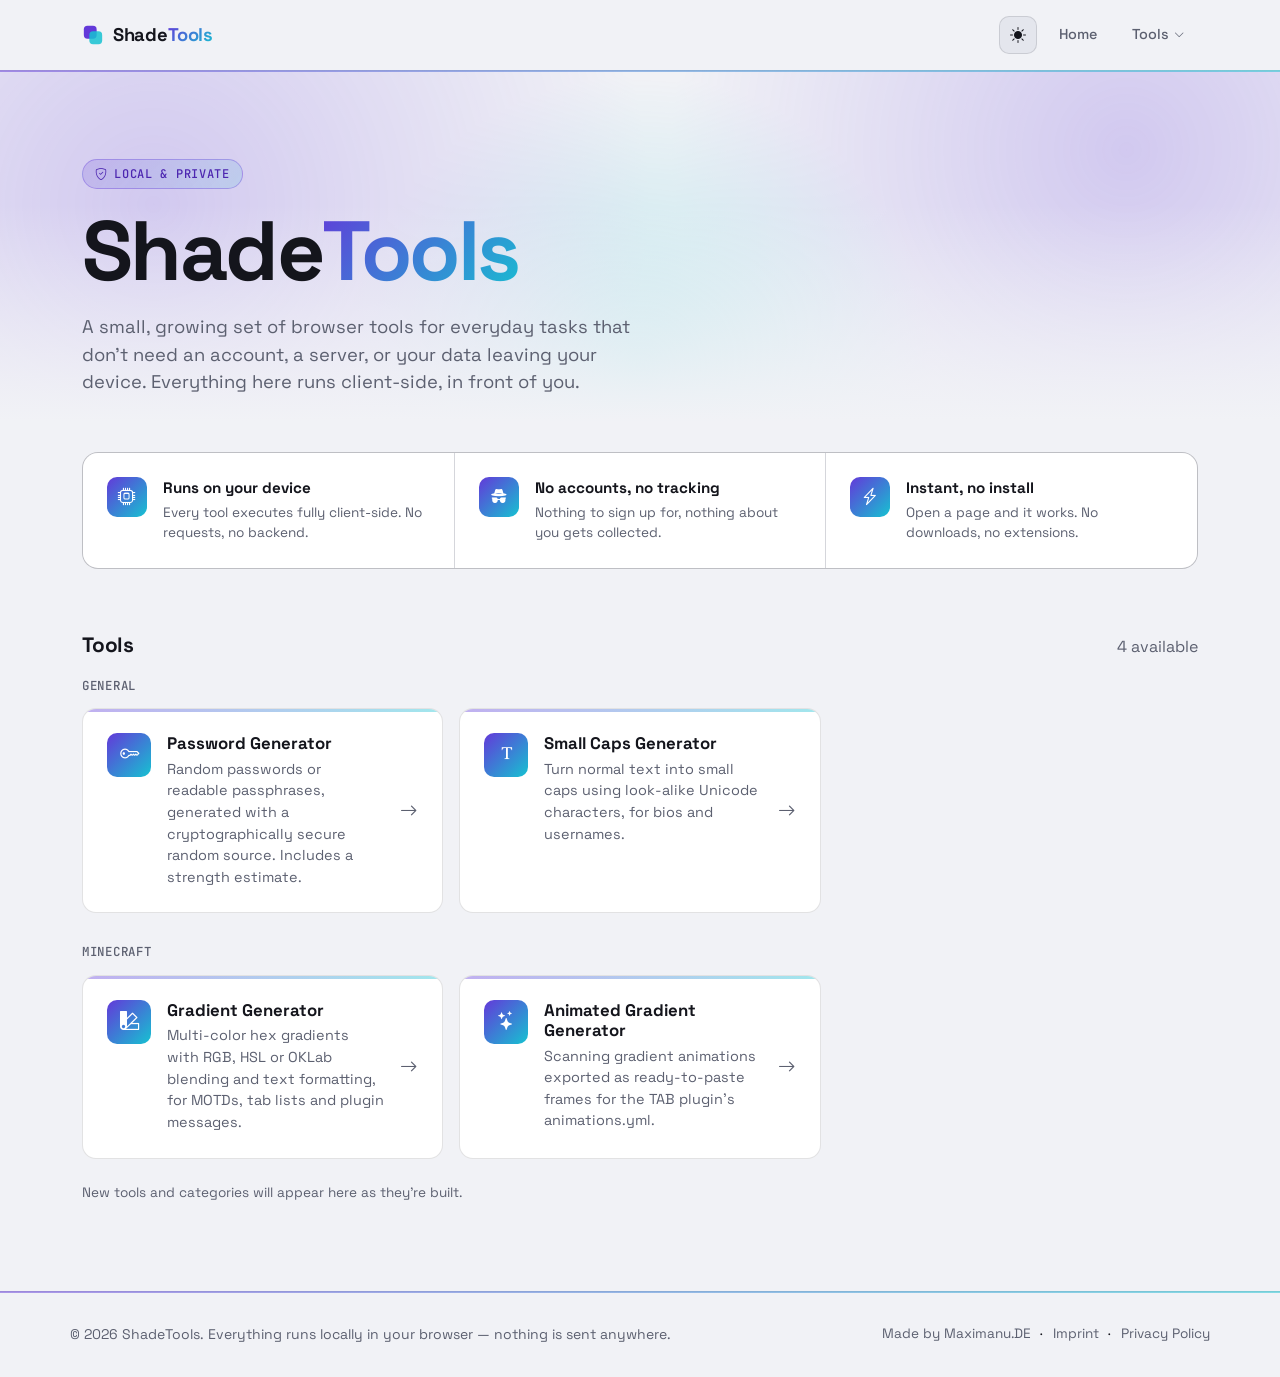
<file: index.html>
<!DOCTYPE html>
<html lang="en">
<head>
    <meta charset="UTF-8">
    <meta name="viewport" content="width=device-width, initial-scale=1.0">
    <meta name="description" content="ShadeTools — small, focused browser tools that run entirely on your device. No accounts, no tracking, no servers.">
    <link rel="canonical" href="https://shadetools.maximanu.de/">
    <meta property="og:type" content="website">
    <meta property="og:site_name" content="ShadeTools">
    <meta property="og:title" content="ShadeTools — Local Browser Tools">
    <meta property="og:description" content="Small, focused browser tools that run entirely on your device. No accounts, no tracking, no servers.">
    <meta property="og:url" content="https://shadetools.maximanu.de/">
    <meta name="twitter:card" content="summary">
    <meta name="twitter:title" content="ShadeTools — Local Browser Tools">
    <meta name="twitter:description" content="Small, focused browser tools that run entirely on your device.">
    <meta name="theme-color" content="#f1f2f6" media="(prefers-color-scheme: light)">
    <meta name="theme-color" content="#0a0b10" media="(prefers-color-scheme: dark)">
    <title>ShadeTools — Local Browser Tools</title>
    <link rel="icon" type="image/svg+xml" href="/favicon.svg">
    <link rel="mask-icon" href="/favicon.svg" color="#6339d9">

    <link rel="preconnect" href="https://fonts.googleapis.com">
    <link rel="preconnect" href="https://fonts.gstatic.com" crossorigin>
    <link rel="preconnect" href="https://cdn.jsdelivr.net" crossorigin>
    <link href="https://fonts.googleapis.com/css2?family=JetBrains+Mono:wght@400;500;700&family=Space+Grotesk:wght@400;500;600;700&display=swap" rel="stylesheet">

    <link
        rel="stylesheet"
        href="https://cdn.jsdelivr.net/npm/bootstrap@5.3.8/dist/css/bootstrap.min.css"
    >
    <link
        rel="stylesheet"
        href="https://cdn.jsdelivr.net/npm/bootstrap-icons@1.13.1/font/bootstrap-icons.min.css"
    >
    <link rel="stylesheet" href="css/style.css">
</head>
<body>
    <div id="header"></div>
    <main>
        <section class="st-hero">
            <div class="container">
                <p class="st-eyebrow"><i class="bi bi-shield-check"></i> Local &amp; private</p>
                <h1 class="st-hero-title" id="hero-title" aria-label="ShadeTools">
                    <span class="st-hero-word" data-final="Shade">Shade</span><span class="st-hero-word st-hero-word-accent" data-final="Tools">Tools</span>
                </h1>
                <p class="st-hero-subtitle">
                    A small, growing set of browser tools for everyday tasks that don't need an account,
                    a server, or your data leaving your device. Everything here runs client-side, in front of you.
                </p>
            </div>
        </section>

        <section class="st-principles">
            <div class="container">
                <div class="st-principles-grid">
                    <div class="st-principle">
                        <div class="st-principle-icon"><i class="bi bi-cpu"></i></div>
                        <div>
                            <p class="st-principle-title">Runs on your device</p>
                            <p class="st-principle-desc">Every tool executes fully client-side. No requests, no backend.</p>
                        </div>
                    </div>
                    <div class="st-principle">
                        <div class="st-principle-icon"><i class="bi bi-incognito"></i></div>
                        <div>
                            <p class="st-principle-title">No accounts, no tracking</p>
                            <p class="st-principle-desc">Nothing to sign up for, nothing about you gets collected.</p>
                        </div>
                    </div>
                    <div class="st-principle">
                        <div class="st-principle-icon"><i class="bi bi-lightning-charge"></i></div>
                        <div>
                            <p class="st-principle-title">Instant, no install</p>
                            <p class="st-principle-desc">Open a page and it works. No downloads, no extensions.</p>
                        </div>
                    </div>
                </div>
            </div>
        </section>

        <section class="st-tools-section" id="tools">
            <div class="container">
                <div class="st-tools-header">
                    <h2 class="st-tools-title">Tools</h2>
                    <span class="st-muted">4 available</span>
                </div>

                <div class="st-tools-category">
                    <h3 class="st-tools-category-title">General</h3>
                    <div class="st-tools-grid">
                        <a class="st-tool-card" href="password-generator/">
                            <div class="st-tool-icon"><i class="bi bi-key"></i></div>
                            <div class="st-tool-body">
                                <h4 class="st-tool-name">Password Generator</h4>
                                <p class="st-tool-desc">Random passwords or readable passphrases, generated with a cryptographically secure random source. Includes a strength estimate.</p>
                            </div>
                            <div class="st-tool-arrow"><i class="bi bi-arrow-right"></i></div>
                        </a>

                        <a class="st-tool-card" href="small-caps-generator/">
                            <div class="st-tool-icon"><i class="bi bi-fonts"></i></div>
                            <div class="st-tool-body">
                                <h4 class="st-tool-name">Small Caps Generator</h4>
                                <p class="st-tool-desc">Turn normal text into small caps using look-alike Unicode characters, for bios and usernames.</p>
                            </div>
                            <div class="st-tool-arrow"><i class="bi bi-arrow-right"></i></div>
                        </a>
                    </div>
                </div>

                <div class="st-tools-category">
                    <h3 class="st-tools-category-title">Minecraft</h3>
                    <div class="st-tools-grid">
                        <a class="st-tool-card" href="minecraft-gradient-generator/">
                            <div class="st-tool-icon"><i class="bi bi-palette2"></i></div>
                            <div class="st-tool-body">
                                <h4 class="st-tool-name">Gradient Generator</h4>
                                <p class="st-tool-desc">Multi-color hex gradients with RGB, HSL or OKLab blending and text formatting, for MOTDs, tab lists and plugin messages.</p>
                            </div>
                            <div class="st-tool-arrow"><i class="bi bi-arrow-right"></i></div>
                        </a>

                        <a class="st-tool-card" href="minecraft-animated-gradient-generator/">
                            <div class="st-tool-icon"><i class="bi bi-stars"></i></div>
                            <div class="st-tool-body">
                                <h4 class="st-tool-name">Animated Gradient Generator</h4>
                                <p class="st-tool-desc">Scanning gradient animations exported as ready-to-paste frames for the TAB plugin's animations.yml.</p>
                            </div>
                            <div class="st-tool-arrow"><i class="bi bi-arrow-right"></i></div>
                        </a>
                    </div>
                </div>

                <p class="st-tools-footnote st-muted">New tools and categories will appear here as they're built.</p>
            </div>
        </section>
    </main>
    <div id="footer"></div>
    <script src="https://cdn.jsdelivr.net/npm/bootstrap@5.3.8/dist/js/bootstrap.bundle.min.js"></script>
    <script src="js/main.js"></script>
</body>
</html>
</file>
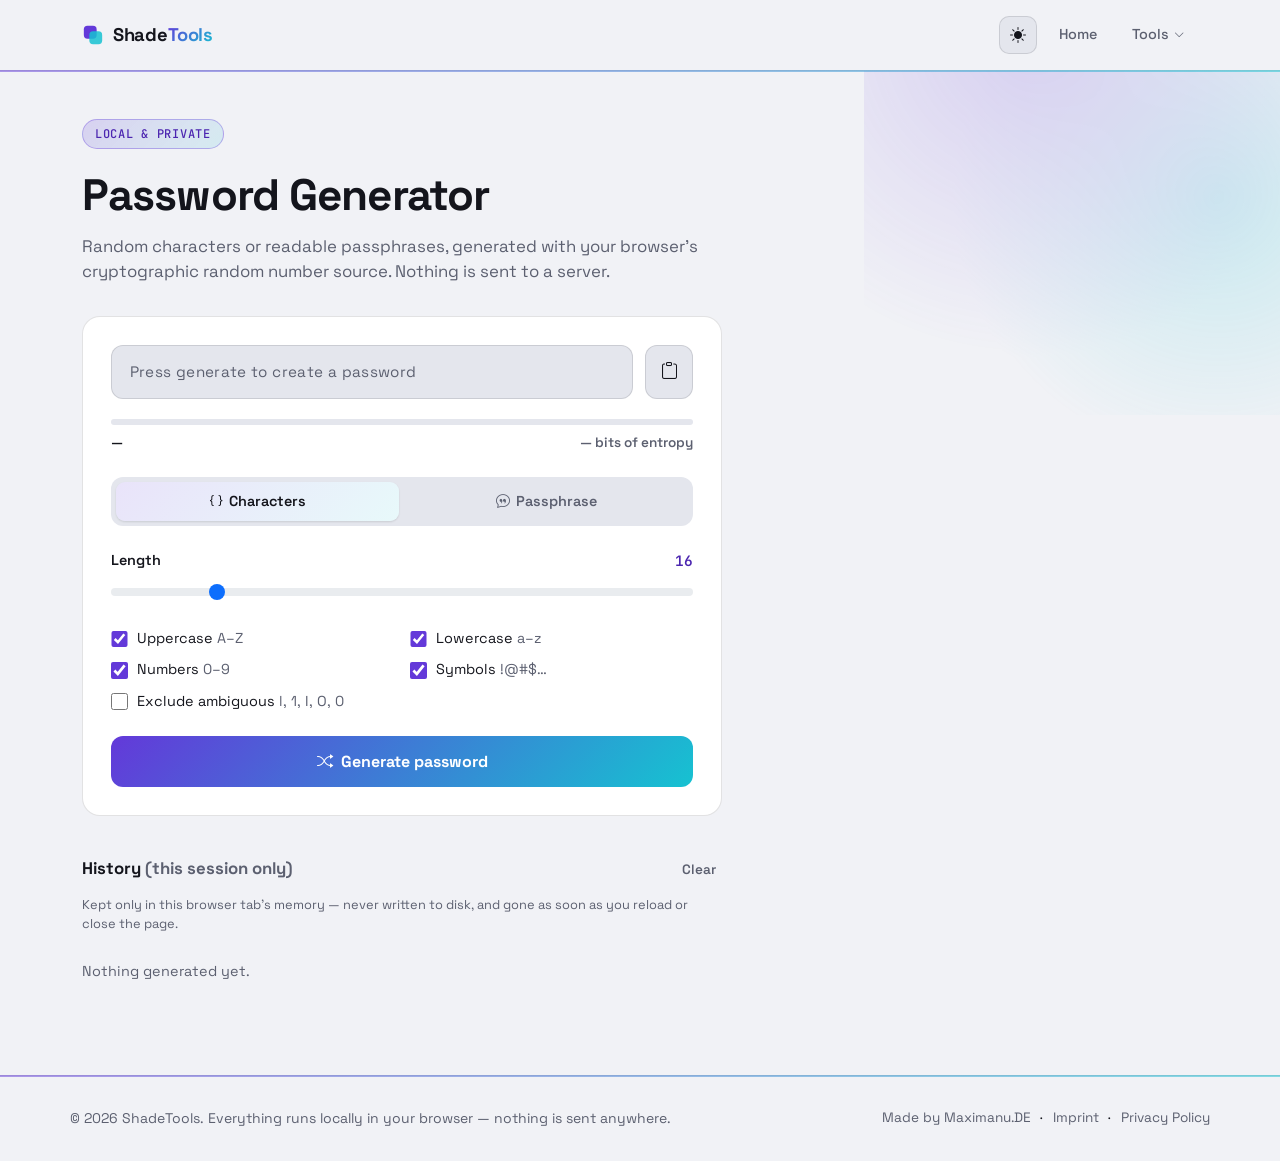
<file: password-generator/index.html>
<!DOCTYPE html>
<html lang="en">
<head>
    <meta charset="UTF-8">
    <meta name="viewport" content="width=device-width, initial-scale=1.0">
    <meta name="description" content="Generate strong, random passwords and passphrases entirely in your browser. No data leaves your device.">
    <link rel="canonical" href="https://shadetools.maximanu.de/password-generator/">
    <meta property="og:type" content="website">
    <meta property="og:site_name" content="ShadeTools">
    <meta property="og:title" content="Password Generator — ShadeTools">
    <meta property="og:description" content="Generate strong, random passwords and passphrases entirely in your browser. No data leaves your device.">
    <meta property="og:url" content="https://shadetools.maximanu.de/password-generator/">
    <meta name="twitter:card" content="summary">
    <meta name="twitter:title" content="Password Generator — ShadeTools">
    <meta name="twitter:description" content="Generate strong, random passwords and passphrases entirely in your browser.">
    <meta name="theme-color" content="#f1f2f6" media="(prefers-color-scheme: light)">
    <meta name="theme-color" content="#0a0b10" media="(prefers-color-scheme: dark)">
    <title>Password Generator — ShadeTools</title>
    <link rel="icon" type="image/svg+xml" href="/favicon.svg">
    <link rel="mask-icon" href="/favicon.svg" color="#6339d9">

    <link rel="preconnect" href="https://fonts.googleapis.com">
    <link rel="preconnect" href="https://fonts.gstatic.com" crossorigin>
    <link rel="preconnect" href="https://cdn.jsdelivr.net" crossorigin>
    <link href="https://fonts.googleapis.com/css2?family=JetBrains+Mono:wght@400;500;700&family=Space+Grotesk:wght@400;500;600;700&display=swap" rel="stylesheet">

    <link
        rel="stylesheet"
        href="https://cdn.jsdelivr.net/npm/bootstrap@5.3.8/dist/css/bootstrap.min.css"
    >
    <link
        rel="stylesheet"
        href="https://cdn.jsdelivr.net/npm/bootstrap-icons@1.13.1/font/bootstrap-icons.min.css"
    >
    <link rel="stylesheet" href="/css/style.css">
    <link rel="stylesheet" href="css/tool.css">
</head>
<body>
    <div id="header"></div>
    <main>
        <section class="st-tool-section">
            <div class="container">
                <div class="st-tool-intro">
                    <p class="st-eyebrow">Local &amp; private</p>
                    <h1 class="st-title">Password Generator</h1>
                    <p class="st-subtitle">Random characters or readable passphrases, generated with your browser's cryptographic random number source. Nothing is sent to a server.</p>
                </div>

                <div class="st-panel">
                    <!-- Output -->
                    <div class="st-output-row">
                        <div class="st-output" id="output" role="textbox" aria-readonly="true" aria-label="Generated password">
                            <span class="st-output-placeholder" id="output-placeholder">Press generate to create a password</span>
                            <span class="st-output-chars" id="output-chars" aria-hidden="true"></span>
                        </div>
                        <div class="st-output-actions">
                            <button type="button" class="btn st-btn-icon" id="copy-btn" title="Copy to clipboard" aria-label="Copy to clipboard">
                                <i class="bi bi-clipboard"></i>
                            </button>
                        </div>
                    </div>

                    <!-- Strength -->
                    <div class="st-strength" id="strength-block">
                        <div class="st-strength-bar">
                            <div class="st-strength-fill" id="strength-fill"></div>
                        </div>
                        <div class="st-strength-label">
                            <span id="strength-label">—</span>
                            <span class="st-muted" id="entropy-label">— bits of entropy</span>
                        </div>
                    </div>

                    <!-- Mode switch -->
                    <div class="st-mode-switch" role="tablist" aria-label="Generator mode">
                        <button type="button" class="st-mode-btn active" data-mode="characters" role="tab" aria-selected="true">
                            <i class="bi bi-braces"></i> Characters
                        </button>
                        <button type="button" class="st-mode-btn" data-mode="passphrase" role="tab" aria-selected="false">
                            <i class="bi bi-chat-quote"></i> Passphrase
                        </button>
                    </div>

                    <!-- Characters settings -->
                    <div class="st-settings" id="settings-characters">
                        <div class="st-field">
                            <div class="st-field-label">
                                <label for="length-range">Length</label>
                                <span class="st-field-value" id="length-value">16</span>
                            </div>
                            <input type="range" class="form-range st-range" id="length-range" min="6" max="64" value="16">
                        </div>

                        <div class="st-toggle-grid">
                            <label class="st-toggle">
                                <input type="checkbox" id="opt-upper" checked>
                                <span>Uppercase <span class="st-muted">A–Z</span></span>
                            </label>
                            <label class="st-toggle">
                                <input type="checkbox" id="opt-lower" checked>
                                <span>Lowercase <span class="st-muted">a–z</span></span>
                            </label>
                            <label class="st-toggle">
                                <input type="checkbox" id="opt-numbers" checked>
                                <span>Numbers <span class="st-muted">0–9</span></span>
                            </label>
                            <label class="st-toggle">
                                <input type="checkbox" id="opt-symbols" checked>
                                <span>Symbols <span class="st-muted">!@#$…</span></span>
                            </label>
                            <label class="st-toggle">
                                <input type="checkbox" id="opt-ambiguous">
                                <span>Exclude ambiguous <span class="st-muted">l, 1, I, O, 0</span></span>
                            </label>
                        </div>
                    </div>

                    <!-- Passphrase settings -->
                    <div class="st-settings d-none" id="settings-passphrase">
                        <div class="st-field">
                            <div class="st-field-label">
                                <label for="words-range">Number of words</label>
                                <span class="st-field-value" id="words-value">5</span>
                            </div>
                            <input type="range" class="form-range st-range" id="words-range" min="3" max="10" value="5">
                        </div>

                        <div class="st-toggle-grid">
                            <div class="st-field st-field-inline">
                                <label for="separator-select" class="st-field-label-inline">Separator</label>
                                <select class="form-select st-select" id="separator-select">
                                    <option value="-" selected>hyphen  ( - )</option>
                                    <option value="_">underscore  ( _ )</option>
                                    <option value=".">period  ( . )</option>
                                    <option value=" ">space</option>
                                </select>
                            </div>
                            <label class="st-toggle">
                                <input type="checkbox" id="opt-capitalize" checked>
                                <span>Capitalize each word</span>
                            </label>
                            <label class="st-toggle">
                                <input type="checkbox" id="opt-append-number">
                                <span>Append a random number</span>
                            </label>
                        </div>
                        <p class="st-note">Words are drawn from a fixed list of 256 common English words. Capitalization and separator are fixed choices, not randomized, so they aren't counted toward the entropy estimate below.</p>
                    </div>

                    <button type="button" class="btn st-btn-generate" id="generate-btn">
                        <i class="bi bi-shuffle"></i> Generate password
                    </button>
                </div>

                <!-- History -->
                <div class="st-history">
                    <div class="st-history-header">
                        <h2 class="st-history-title">History <span class="st-muted">(this session only)</span></h2>
                        <button type="button" class="btn st-btn-text" id="clear-history-btn">Clear</button>
                    </div>
                    <p class="st-note">Kept only in this browser tab's memory — never written to disk, and gone as soon as you reload or close the page.</p>
                    <ul class="st-history-list" id="history-list">
                        <li class="st-history-empty" id="history-empty">Nothing generated yet.</li>
                    </ul>
                </div>
            </div>
        </section>
    </main>
    <div id="footer"></div>
    <script src="https://cdn.jsdelivr.net/npm/bootstrap@5.3.8/dist/js/bootstrap.bundle.min.js"></script>
    <script src="/js/main.js"></script>
    <script src="js/generator.js"></script>
</body>
</html>
</file>
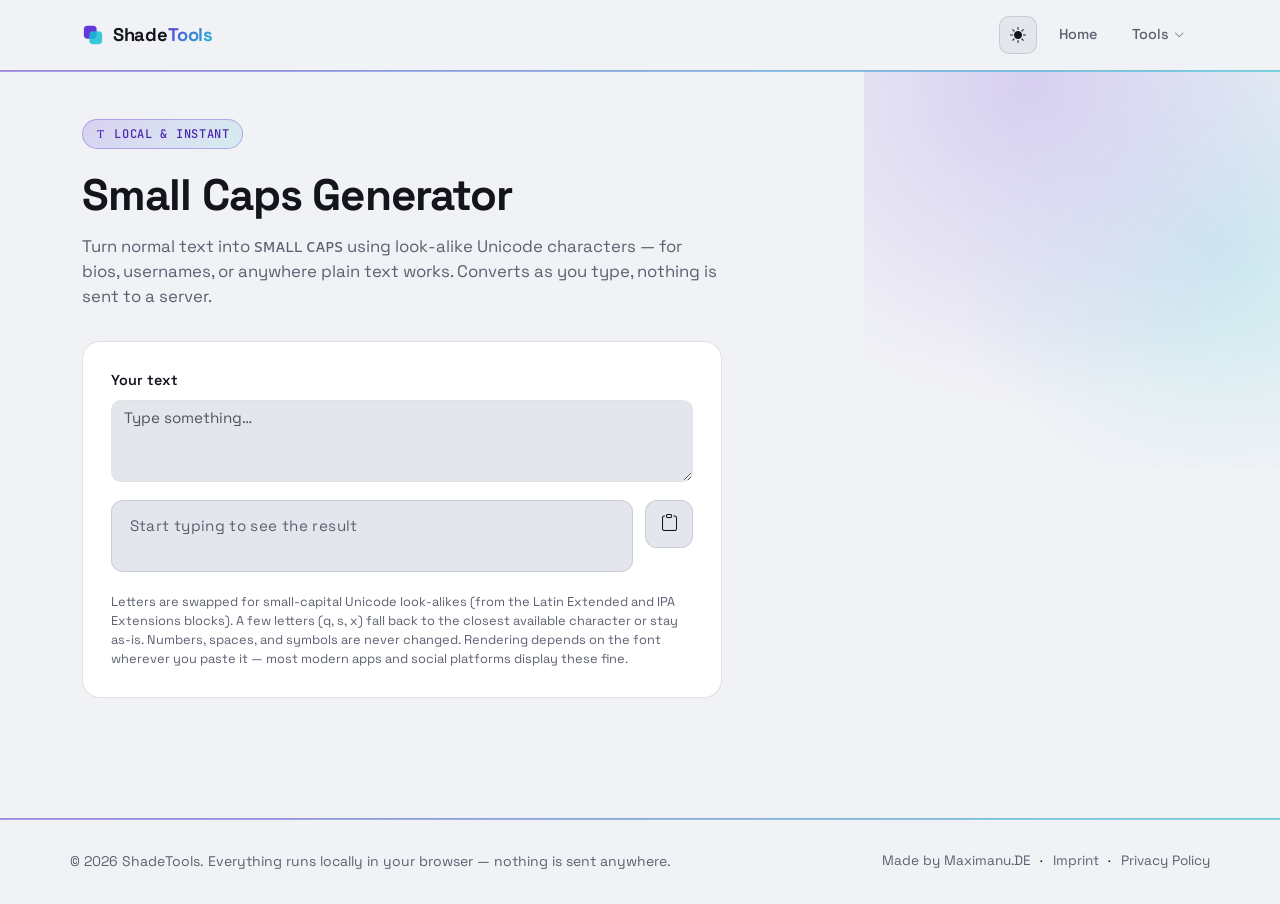
<file: small-caps-generator/index.html>
<!DOCTYPE html>
<html lang="en">
<head>
    <meta charset="UTF-8">
    <meta name="viewport" content="width=device-width, initial-scale=1.0">
    <meta name="description" content="Turn normal text into small caps using Unicode look-alike characters. Runs entirely in your browser, nothing is sent to a server.">
    <link rel="canonical" href="https://shadetools.maximanu.de/small-caps-generator/">
    <meta property="og:type" content="website">
    <meta property="og:site_name" content="ShadeTools">
    <meta property="og:title" content="Small Caps Generator — ShadeTools">
    <meta property="og:description" content="Turn normal text into small caps using Unicode look-alike characters. Runs entirely in your browser.">
    <meta property="og:url" content="https://shadetools.maximanu.de/small-caps-generator/">
    <meta name="twitter:card" content="summary">
    <meta name="twitter:title" content="Small Caps Generator — ShadeTools">
    <meta name="twitter:description" content="Turn normal text into small caps using Unicode look-alike characters.">
    <meta name="theme-color" content="#f1f2f6" media="(prefers-color-scheme: light)">
    <meta name="theme-color" content="#0a0b10" media="(prefers-color-scheme: dark)">
    <title>Small Caps Generator — ShadeTools</title>
    <link rel="icon" type="image/svg+xml" href="/favicon.svg">
    <link rel="mask-icon" href="/favicon.svg" color="#6339d9">

    <link rel="preconnect" href="https://fonts.googleapis.com">
    <link rel="preconnect" href="https://fonts.gstatic.com" crossorigin>
    <link rel="preconnect" href="https://cdn.jsdelivr.net" crossorigin>
    <link href="https://fonts.googleapis.com/css2?family=JetBrains+Mono:wght@400;500;700&family=Space+Grotesk:wght@400;500;600;700&display=swap" rel="stylesheet">

    <link
        rel="stylesheet"
        href="https://cdn.jsdelivr.net/npm/bootstrap@5.3.8/dist/css/bootstrap.min.css"
    >
    <link
        rel="stylesheet"
        href="https://cdn.jsdelivr.net/npm/bootstrap-icons@1.13.1/font/bootstrap-icons.min.css"
    >
    <link rel="stylesheet" href="/css/style.css">
    <link rel="stylesheet" href="css/tool.css">
</head>
<body>
    <div id="header"></div>
    <main>
        <section class="st-tool-section">
            <div class="container">
                <div class="st-tool-intro">
                    <p class="st-eyebrow"><i class="bi bi-fonts"></i> Local &amp; instant</p>
                    <h1 class="st-title">Small Caps Generator</h1>
                    <p class="st-subtitle">Turn normal text into ꜱᴍᴀʟʟ ᴄᴀᴘꜱ using look-alike Unicode characters — for bios, usernames, or anywhere plain text works. Converts as you type, nothing is sent to a server.</p>
                </div>

                <div class="st-panel">
                    <div class="st-field">
                        <div class="st-field-label">
                            <label for="input-text">Your text</label>
                        </div>
                        <textarea class="form-control st-input" id="input-text" rows="3" placeholder="Type something…" maxlength="500"></textarea>
                    </div>

                    <div class="st-output-row">
                        <div class="st-output st-output-multiline" id="output" role="textbox" aria-readonly="true" aria-label="Small caps result">
                            <span class="st-output-placeholder" id="output-placeholder">Start typing to see the result</span>
                            <span class="st-output-chars" id="output-chars" aria-hidden="true"></span>
                        </div>
                        <div class="st-output-actions">
                            <button type="button" class="btn st-btn-icon" id="copy-btn" title="Copy to clipboard" aria-label="Copy to clipboard">
                                <i class="bi bi-clipboard"></i>
                            </button>
                        </div>
                    </div>

                    <p class="st-note">Letters are swapped for small-capital Unicode look-alikes (from the Latin Extended and IPA Extensions blocks). A few letters (q, s, x) fall back to the closest available character or stay as-is. Numbers, spaces, and symbols are never changed. Rendering depends on the font wherever you paste it — most modern apps and social platforms display these fine.</p>
                </div>
            </div>
        </section>
    </main>
    <div id="footer"></div>
    <script src="https://cdn.jsdelivr.net/npm/bootstrap@5.3.8/dist/js/bootstrap.bundle.min.js"></script>
    <script src="/js/main.js"></script>
    <script src="js/generator.js"></script>
</body>
</html>
</file>
<file: css/style.css>
:root {
    --st-bg: #f1f2f6;
    --st-surface: #ffffff;
    --st-surface-2: #e4e6ed;
    --st-text: #14151c;
    --st-muted: #5c6070;
    --st-border: rgba(20, 21, 28, 0.12);
    --st-accent: #6339d9;
    --st-accent-strong: #4c26b0;
    --st-accent-ink: #ffffff;
    --st-accent-2: #16c2d1;
    --st-success: #2f8f5b;
    --st-danger: #d1373f;

    --st-font-display: "Space Grotesk", system-ui, sans-serif;
    --st-font-mono: "JetBrains Mono", ui-monospace, "SFMono-Regular", Menlo, Consolas, monospace;
}

[data-bs-theme="dark"] {
    --st-bg: #0a0b10;
    --st-surface: #14151d;
    --st-surface-2: #1c1e29;
    --st-text: #eceef5;
    --st-muted: #9498ab;
    --st-border: rgba(236, 238, 245, 0.14);
    --st-accent: #9d7bff;
    --st-accent-strong: #b79dff;
    --st-accent-ink: #150a33;
    --st-accent-2: #4ce0ef;
    --st-success: #52c98a;
    --st-danger: #ff6b6b;
}

/* Monocraft — an open-source (SIL OFL) monospace font inspired by the
   Minecraft UI typeface, used for the gradient previews on the Minecraft
   tool pages so they read like they would in-game. Not the real Mojang
   font (that's proprietary and not redistributable); this is a faithful
   fan-made look-alike. https://github.com/IdreesInc/Monocraft */
@font-face {
    font-family: "Monocraft";
    src: url("https://cdn.jsdelivr.net/gh/IdreesInc/Monocraft@v4.2.1/dist/Monocraft-ttf/Monocraft.ttf") format("truetype");
    font-weight: 400;
    font-style: normal;
    font-display: swap;
}
@font-face {
    font-family: "Monocraft";
    src: url("https://cdn.jsdelivr.net/gh/IdreesInc/Monocraft@v4.2.1/dist/Monocraft-ttf/weights/Monocraft-Bold.ttf") format("truetype");
    font-weight: 700;
    font-style: normal;
    font-display: swap;
}
@font-face {
    font-family: "Monocraft";
    src: url("https://cdn.jsdelivr.net/gh/IdreesInc/Monocraft@v4.2.1/dist/Monocraft-ttf/weights/Monocraft-Italic.ttf") format("truetype");
    font-weight: 400;
    font-style: italic;
    font-display: swap;
}
@font-face {
    font-family: "Monocraft";
    src: url("https://cdn.jsdelivr.net/gh/IdreesInc/Monocraft@v4.2.1/dist/Monocraft-ttf/weights/Monocraft-Bold-Italic.ttf") format("truetype");
    font-weight: 700;
    font-style: italic;
    font-display: swap;
}

* { -webkit-tap-highlight-color: transparent; }

html, body {
    background: var(--st-bg);
    color: var(--st-text);
    font-family: var(--st-font-display);
}

body {
    min-height: 100vh;
    display: flex;
    flex-direction: column;
}

main { flex: 1 0 auto; }

.st-muted { color: var(--st-muted); }

/* ==========================================================
   Header / Footer
   ========================================================== */
.st-header {
    background: var(--st-bg);
    border-bottom: 1px solid var(--st-border);
    position: sticky;
    top: 0;
    z-index: 20;
    backdrop-filter: blur(8px);
}

.st-header::after {
    content: "";
    position: absolute;
    left: 0;
    right: 0;
    bottom: -2px;
    height: 2px;
    background: linear-gradient(90deg, var(--st-accent), var(--st-accent-2));
    opacity: 0.5;
}

.st-header-inner {
    display: flex;
    align-items: center;
    justify-content: space-between;
    padding-top: 1rem;
    padding-bottom: 1rem;
}

.st-logo {
    font-weight: 700;
    font-size: 1.15rem;
    color: var(--st-text);
    letter-spacing: -0.01em;
    display: inline-flex;
    align-items: center;
    gap: 0.55rem;
}

.st-logo-mark {
    display: inline-flex;
    line-height: 0;
}

.st-logo-word { white-space: nowrap; }

.st-logo-accent {
    background: linear-gradient(135deg, var(--st-accent), var(--st-accent-2));
    -webkit-background-clip: text;
    background-clip: text;
    color: transparent;
}

.st-nav-link {
    color: var(--st-muted);
    text-decoration: none;
    font-weight: 500;
    font-size: 0.9rem;
    padding: 0.4rem 0.85rem;
    border-radius: 999px;
    transition: color 0.15s ease, background-color 0.15s ease;
}

.st-nav-link:hover { color: var(--st-text); background: var(--st-surface-2); }
.st-nav-link.active { color: var(--st-accent-ink); background: linear-gradient(135deg, var(--st-accent), var(--st-accent-2)); }

.st-nav-toggle {
    width: 2.4rem;
    height: 2.4rem;
    flex-shrink: 0;
    border-radius: 10px;
    border: 1px solid var(--st-border);
    background: var(--st-surface-2);
    color: var(--st-text);
    font-size: 1.15rem;
    line-height: 1;
    display: inline-flex;
    align-items: center;
    justify-content: center;
    transition: border-color 0.15s ease, color 0.15s ease;
}

.st-nav-toggle:hover { border-color: var(--st-accent); color: var(--st-accent); }

.st-nav-mobile {
    display: flex;
    flex-direction: column;
    gap: 0.25rem;
    padding-top: 0.25rem;
    padding-bottom: 1rem;
}

.st-nav-link-mobile {
    display: block;
    width: 100%;
    border-radius: 10px;
    padding: 0.7rem 0.9rem;
}

/* ==========================================================
   "Tools" dropdown — hover + click on desktop, tap accordion
   on mobile (nested Bootstrap collapse, no extra JS needed)
   ========================================================== */
.st-nav-dropdown { position: relative; }

.st-nav-dropdown-toggle {
    background: none;
    border: none;
    font-family: inherit;
    cursor: pointer;
    display: inline-flex;
    align-items: center;
    gap: 0.35rem;
}

/* ==========================================================
   Light/dark theme button — a plain icon button (not a slider), the
   leftmost item in the nav so it reads as a separate utility control
   rather than another page link next to Home/Tools.
   ========================================================== */
.st-theme-toggle {
    width: 2.4rem;
    height: 2.4rem;
    flex-shrink: 0;
    border-radius: 10px;
    border: 1px solid var(--st-border);
    background: var(--st-surface-2);
    display: inline-flex;
    align-items: center;
    justify-content: center;
    cursor: pointer;
    color: var(--st-text);
    transition: border-color 0.15s ease, color 0.15s ease;
}

.st-theme-toggle:hover { border-color: var(--st-accent); color: var(--st-accent); }

.st-theme-toggle-icon { font-size: 1rem; line-height: 1; }

.st-theme-toggle-icon-moon { display: none; }
[data-bs-theme="dark"] .st-theme-toggle-icon-sun { display: none; }
[data-bs-theme="dark"] .st-theme-toggle-icon-moon { display: inline; }

.st-nav-caret { font-size: 0.65rem; transition: transform 0.15s ease; }

.st-nav-dropdown.open .st-nav-caret { transform: rotate(180deg); }

.st-dropdown-panel {
    position: absolute;
    top: calc(100% + 0.6rem);
    right: 0;
    width: 500px;
    max-width: calc(100vw - 2rem);
    background: var(--st-surface);
    border: 1px solid var(--st-border);
    border-radius: 18px;
    padding: 1rem;
    box-shadow: 0 24px 48px rgba(0, 0, 0, 0.22);
    opacity: 0;
    visibility: hidden;
    transform: translateY(-6px);
    transition: opacity 0.15s ease, transform 0.15s ease, visibility 0.15s ease;
    z-index: 30;
}

.st-nav-dropdown.open .st-dropdown-panel {
    opacity: 1;
    visibility: visible;
    transform: translateY(0);
}

@media (hover: hover) {
    .st-nav-dropdown:hover .st-dropdown-panel {
        opacity: 1;
        visibility: visible;
        transform: translateY(0);
    }
    .st-nav-dropdown:hover .st-nav-caret { transform: rotate(180deg); }
}

.st-dropdown-grid {
    display: grid;
    grid-template-columns: repeat(auto-fit, minmax(210px, 1fr));
    gap: 1.25rem;
}

.st-dropdown-category-label {
    display: block;
    font-family: var(--st-font-mono);
    font-size: 0.7rem;
    letter-spacing: 0.06em;
    text-transform: uppercase;
    color: var(--st-accent-strong);
    padding: 0 0.3rem 0.5rem;
    margin-bottom: 0.25rem;
    border-bottom: 1px solid var(--st-border);
}

.st-dropdown-item {
    display: flex;
    align-items: center;
    gap: 0.7rem;
    width: 100%;
    border-radius: 10px;
    padding: 0.45rem 0.6rem;
}

/* The page you're currently on gets a tinted background and full-
   contrast text (not the solid gradient + dark "ink" text the Home/
   Tools nav buttons use) — that dark-on-bright-gradient combination is
   tuned for a small button, but read as dull grayish text in this
   list context instead of a clear highlight. */
.st-dropdown-item.active {
    background: color-mix(in srgb, var(--st-accent) 14%, transparent);
    color: var(--st-text);
}

.st-dropdown-item-icon {
    flex-shrink: 0;
    width: 2.1rem;
    height: 2.1rem;
    border-radius: 9px;
    background: linear-gradient(135deg, var(--st-accent), var(--st-accent-2));
    color: var(--st-accent-ink);
    display: flex;
    align-items: center;
    justify-content: center;
    font-size: 0.95rem;
}

.st-dropdown-item-text {
    display: flex;
    flex-direction: column;
    gap: 0.1rem;
    min-width: 0;
}

.st-dropdown-item-name {
    font-size: 0.88rem;
    font-weight: 600;
    color: inherit;
}

.st-dropdown-item-desc {
    font-size: 0.76rem;
    color: var(--st-muted);
}

.st-dropdown-item.active .st-dropdown-item-desc { color: inherit; opacity: 0.85; }

.st-dropdown-viewall {
    display: flex;
    align-items: center;
    justify-content: space-between;
    gap: 0.5rem;
    margin-top: 0.4rem;
    padding: 0.6rem 0.6rem 0.4rem;
    border-top: 1px solid var(--st-border);
    font-size: 0.82rem;
    font-weight: 600;
    color: var(--st-accent-strong);
    text-decoration: none;
    transition: color 0.15s ease;
}

.st-dropdown-viewall:hover { color: var(--st-accent); }
.st-dropdown-viewall i { font-size: 0.8rem; transition: transform 0.15s ease; }
.st-dropdown-viewall:hover i { transform: translateX(3px); }

.st-dropdown-category-mobile {
    padding: 0.15rem 0 0.4rem 0.75rem;
    border-left: 2px solid var(--st-border);
    margin: 0.15rem 0 0.15rem 0.9rem;
}

.st-footer {
    background: var(--st-bg);
    border-top: 1px solid var(--st-border);
    position: relative;
}

.st-footer::before {
    content: "";
    position: absolute;
    left: 0;
    right: 0;
    top: -1px;
    height: 2px;
    background: linear-gradient(90deg, var(--st-accent), var(--st-accent-2));
    opacity: 0.5;
}

.st-footer-inner {
    padding: 2rem 0;
    display: flex;
    flex-direction: column-reverse;
    gap: 0.75rem;
    align-items: center;
    text-align: center;
}

.st-footer-links {
    display: flex;
    align-items: center;
    gap: 0.6rem;
    font-size: 0.85rem;
}

.st-footer-links a {
    color: var(--st-muted);
    text-decoration: none;
}

.st-footer-links a:hover { color: var(--st-text); }

@media (min-width: 768px) {
    .st-footer-inner {
        flex-direction: row;
        justify-content: space-between;
        text-align: left;
    }
}

/* ==========================================================
   Hero
   ========================================================== */
.st-hero {
    padding: 5.5rem 0 3.5rem;
    position: relative;
    overflow: hidden;
}

.st-hero .container { position: relative; z-index: 1; }

.st-hero::before {
    content: "";
    position: absolute;
    inset: -15% 0 auto 0;
    height: 34rem;
    background: radial-gradient(circle at 12% 35%, var(--st-accent) 0%, transparent 42%),
                radial-gradient(circle at 50% 65%, var(--st-accent-2) 0%, transparent 40%),
                radial-gradient(circle at 88% 25%, var(--st-accent) 0%, transparent 38%);
    opacity: 0.22;
    pointer-events: none;
}

.st-hero::after {
    content: "";
    position: absolute;
    inset: 0;
    background: linear-gradient(to bottom, transparent 0%, transparent 35%, var(--st-bg) 92%);
    pointer-events: none;
}

.st-eyebrow {
    display: inline-flex;
    align-items: center;
    gap: 0.4rem;
    font-family: var(--st-font-mono);
    font-size: 0.75rem;
    letter-spacing: 0.06em;
    text-transform: uppercase;
    color: var(--st-accent-strong);
    background: linear-gradient(135deg,
        color-mix(in srgb, var(--st-accent) 18%, transparent),
        color-mix(in srgb, var(--st-accent-2) 14%, transparent));
    border: 1px solid color-mix(in srgb, var(--st-accent) 35%, transparent);
    border-radius: 999px;
    padding: 0.3rem 0.75rem;
    margin-bottom: 1.25rem;
    font-weight: 500;
}

.st-hero-title {
    font-weight: 700;
    font-size: clamp(2.75rem, 8vw, 5.25rem);
    letter-spacing: -0.03em;
    margin-bottom: 1.25rem;
    line-height: 1;
    position: relative;
}

.st-hero-word-accent {
    background: linear-gradient(135deg, var(--st-accent), var(--st-accent-2));
    -webkit-background-clip: text;
    background-clip: text;
    color: transparent;
}

.st-hero-subtitle {
    color: var(--st-muted);
    font-size: 1.15rem;
    max-width: 560px;
    margin-bottom: 0;
    position: relative;
}

.st-hero-char-settled { color: inherit; }
.st-hero-char-scrambling { color: var(--st-accent-2); opacity: 0.85; font-family: var(--st-font-mono); }

/* ==========================================================
   Principles strip
   ========================================================== */
.st-principles {
    padding: 0 0 4rem;
}

.st-principles-grid {
    display: grid;
    grid-template-columns: repeat(auto-fit, minmax(220px, 1fr));
    gap: 1px;
    background: var(--st-border);
    border: 1px solid var(--st-border);
    border-radius: 16px;
    overflow: hidden;
}

.st-principle {
    background: var(--st-surface);
    padding: 1.5rem;
    display: flex;
    gap: 1rem;
    align-items: flex-start;
}

.st-principle-icon {
    flex-shrink: 0;
    width: 2.5rem;
    height: 2.5rem;
    border-radius: 10px;
    background: linear-gradient(135deg, var(--st-accent), var(--st-accent-2));
    color: var(--st-accent-ink);
    display: flex;
    align-items: center;
    justify-content: center;
    font-size: 1.1rem;
}

.st-principle-title {
    font-weight: 700;
    font-size: 0.95rem;
    margin-bottom: 0.2rem;
}

.st-principle-desc {
    font-size: 0.85rem;
    color: var(--st-muted);
    margin-bottom: 0;
}

/* ==========================================================
   Tools grid
   ========================================================== */
.st-tools-section {
    padding: 0 0 5.5rem;
}

.st-tools-header {
    display: flex;
    align-items: baseline;
    justify-content: space-between;
    margin-bottom: 1.25rem;
}

.st-tools-title {
    font-weight: 700;
    font-size: 1.3rem;
    letter-spacing: -0.01em;
    margin-bottom: 0;
}

.st-tools-category { margin-bottom: 2rem; }
.st-tools-category:last-of-type { margin-bottom: 1.5rem; }

.st-tools-category-title {
    font-family: var(--st-font-mono);
    font-size: 0.78rem;
    letter-spacing: 0.06em;
    text-transform: uppercase;
    color: var(--st-muted);
    margin-bottom: 0.9rem;
}

.st-tools-footnote {
    font-size: 0.85rem;
    margin-bottom: 0;
}

.st-tools-grid {
    display: grid;
    grid-template-columns: repeat(auto-fill, minmax(280px, 1fr));
    gap: 1rem;
}

.st-tool-card {
    position: relative;
    display: flex;
    align-items: flex-start;
    gap: 1rem;
    background: var(--st-surface);
    border: 1px solid var(--st-border);
    border-radius: 14px;
    padding: 1.5rem;
    text-decoration: none;
    color: var(--st-text);
    overflow: hidden;
    transition: transform 0.1s ease;
}

.st-tool-card::before {
    content: "";
    position: absolute;
    top: 0;
    left: 0;
    right: 0;
    height: 3px;
    background: linear-gradient(90deg, var(--st-accent), var(--st-accent-2));
    opacity: 0.4;
    transition: opacity 0.15s ease;
}

a.st-tool-card:hover {
    transform: translateY(-2px);
}

a.st-tool-card:hover::before {
    opacity: 1;
}

.st-tool-icon {
    flex-shrink: 0;
    width: 2.75rem;
    height: 2.75rem;
    border-radius: 10px;
    background: linear-gradient(135deg, var(--st-accent), var(--st-accent-2));
    color: var(--st-accent-ink);
    display: flex;
    align-items: center;
    justify-content: center;
    font-size: 1.2rem;
}

.st-tool-body { flex: 1 1 auto; min-width: 0; }

.st-tool-name {
    font-size: 1.05rem;
    font-weight: 700;
    margin-bottom: 0.35rem;
}

.st-tool-desc {
    font-size: 0.9rem;
    color: var(--st-muted);
    margin-bottom: 0;
}

.st-tool-arrow {
    flex-shrink: 0;
    color: var(--st-muted);
    align-self: center;
    font-size: 1.1rem;
    transition: transform 0.15s ease;
}

a.st-tool-card:hover .st-tool-arrow {
    color: var(--st-accent);
    transform: translateX(3px);
}

/* ==========================================================
   Tool page shell — shared by every /*-generator/ subpage:
   the intro block, the panel, the output+copy row, form
   fields, and the primary action button. Each subpage's own
   css/tool.css adds only what's specific to that tool.
   ========================================================== */
.st-tool-section {
    padding: 3rem 0 5rem;
    position: relative;
    overflow: hidden;
}

.st-tool-section::before {
    content: "";
    position: absolute;
    inset: -20% -10% auto auto;
    width: 34rem;
    height: 34rem;
    background: radial-gradient(circle at 30% 30%, var(--st-accent) 0%, transparent 60%),
                radial-gradient(circle at 65% 60%, var(--st-accent-2) 0%, transparent 55%);
    opacity: 0.18;
    pointer-events: none;
}

.st-tool-section::after {
    content: "";
    position: absolute;
    inset: 0;
    background: linear-gradient(to bottom, transparent 0%, transparent 35%, var(--st-bg) 92%);
    pointer-events: none;
}

.st-tool-section .container { position: relative; z-index: 1; }

.st-tool-intro { max-width: 640px; margin-bottom: 2rem; }

.st-title {
    font-weight: 700;
    font-size: clamp(2rem, 4.5vw, 2.75rem);
    letter-spacing: -0.02em;
    margin-bottom: 0.75rem;
}

.st-subtitle {
    color: var(--st-muted);
    font-size: 1.05rem;
    margin-bottom: 0;
}

.st-panel {
    background: var(--st-surface);
    border: 1px solid var(--st-border);
    border-radius: 18px;
    padding: 1.75rem;
    max-width: 640px;
    margin-bottom: 2.5rem;
}

.st-output-row {
    display: flex;
    align-items: stretch;
    gap: 0.75rem;
    margin-bottom: 1.25rem;
}

.st-output {
    flex: 1 1 auto;
    min-width: 0;
    background: var(--st-surface-2);
    border: 1px solid var(--st-border);
    border-radius: 12px;
    padding: 0.9rem 1.1rem;
    font-family: var(--st-font-mono);
    font-size: 1.15rem;
    letter-spacing: 0.02em;
    display: flex;
    align-items: center;
    overflow-x: auto;
    white-space: nowrap;
}

.st-output.st-output-multiline {
    white-space: pre-wrap;
    overflow-x: hidden;
    word-break: break-word;
    align-items: flex-start;
    min-height: 4.5rem;
    max-height: 18rem;
    overflow-y: auto;
}

.st-output-placeholder { color: var(--st-muted); font-family: var(--st-font-display); font-size: 0.95rem; }

.st-output-actions { display: flex; gap: 0.5rem; flex-shrink: 0; }

/* A multiline output can still be many lines tall even capped at
   max-height — without this the row's default align-items:stretch pulls
   the copy button along with it into a long thin bar instead of a
   normal icon button. Pin it to a compact square at the top instead. */
.st-output-row:has(.st-output-multiline) .st-output-actions {
    align-self: flex-start;
}
.st-output-row:has(.st-output-multiline) .st-btn-icon {
    height: 3rem;
}

.st-btn-icon {
    width: 3rem;
    flex-shrink: 0;
    background: var(--st-surface-2);
    border: 1px solid var(--st-border);
    color: var(--st-text);
    border-radius: 12px;
    display: flex;
    align-items: center;
    justify-content: center;
    font-size: 1.05rem;
    transition: border-color 0.15s ease, color 0.15s ease;
}

.st-btn-icon:hover { border-color: var(--st-accent); color: var(--st-accent); }
.st-btn-icon.st-btn-icon-success { border-color: var(--st-success); color: var(--st-success); }

.st-field { margin-bottom: 1.1rem; }

.st-field-label {
    display: flex;
    justify-content: space-between;
    font-size: 0.9rem;
    font-weight: 600;
    margin-bottom: 0.5rem;
}

.st-field-value { font-family: var(--st-font-mono); color: var(--st-accent-strong); }

.st-range { accent-color: var(--st-accent); }

.st-toggle-grid {
    display: grid;
    grid-template-columns: repeat(auto-fit, minmax(200px, 1fr));
    gap: 0.6rem 1rem;
}

.st-toggle {
    display: flex;
    align-items: center;
    gap: 0.6rem;
    font-size: 0.9rem;
    cursor: pointer;
}

.st-toggle input { accent-color: var(--st-accent); width: 1.05rem; height: 1.05rem; }

.st-field-inline { grid-column: 1 / -1; display: flex; align-items: center; gap: 0.75rem; margin-bottom: 0; }
.st-field-label-inline { font-size: 0.9rem; font-weight: 600; margin-bottom: 0; white-space: nowrap; }

.st-select {
    background-color: var(--st-surface-2);
    border: 1px solid var(--st-border);
    color: var(--st-text);
    border-radius: 8px;
    font-size: 0.88rem;
    max-width: 200px;
}

.st-input {
    background-color: var(--st-surface-2);
    border: 1px solid var(--st-border);
    color: var(--st-text);
    border-radius: 10px;
    font-family: var(--st-font-display);
    font-size: 0.95rem;
}

.st-input:focus {
    background-color: var(--st-surface-2);
    border-color: var(--st-accent);
    color: var(--st-text);
    box-shadow: none;
}

.st-note {
    font-size: 0.8rem;
    color: var(--st-muted);
    margin-top: 0.75rem;
    margin-bottom: 0;
}

.st-btn-generate {
    width: 100%;
    background: linear-gradient(135deg, var(--st-accent), var(--st-accent-2));
    color: var(--st-accent-ink);
    border: none;
    border-radius: 12px;
    font-weight: 700;
    font-size: 1rem;
    padding: 0.85rem;
    display: inline-flex;
    align-items: center;
    justify-content: center;
    gap: 0.5rem;
    transition: opacity 0.15s ease, transform 0.1s ease;
}

.st-btn-generate:hover { opacity: 0.92; }
.st-btn-generate:active { transform: translateY(1px); }

.st-btn-text {
    background: none;
    border: none;
    color: var(--st-muted);
    font-size: 0.85rem;
    font-weight: 600;
    padding: 0.2rem 0.4rem;
}

.st-btn-text:hover { color: var(--st-accent); }
.st-btn-text:disabled { opacity: 0.4; cursor: not-allowed; }
.st-btn-text:disabled:hover { color: var(--st-muted); }

.st-select-wide { max-width: none; width: 100%; }

.st-field-row {
    display: grid;
    grid-template-columns: 1fr 1fr;
    gap: 1rem;
}

@media (max-width: 480px) {
    .st-field-row { grid-template-columns: 1fr; }
}

/* ==========================================================
   Minecraft tool widgets — shared by minecraft-gradient-generator/
   and minecraft-animated-gradient-generator/: the color-stop list
   (built by ShadeToolsMC.createColorList()) and the gradient preview
   box. Each page's own tool.css only holds what's genuinely specific
   to that page (its #output-chars density, etc).
   ========================================================== */
.st-color-list {
    display: flex;
    flex-direction: column;
    gap: 0.6rem;
    margin-bottom: 0;
}

.st-color-row-item {
    display: flex;
    align-items: center;
    gap: 0.75rem;
}

.st-color-swatch {
    -webkit-appearance: none;
    appearance: none;
    width: 3rem;
    height: 2.25rem;
    flex-shrink: 0;
    padding: 0;
    border: 1px solid var(--st-border);
    border-radius: 8px;
    background: none;
    cursor: pointer;
}

.st-color-swatch::-webkit-color-swatch-wrapper { padding: 2px; }
.st-color-swatch::-webkit-color-swatch { border: none; border-radius: 6px; }
.st-color-swatch::-moz-color-swatch { border: none; border-radius: 6px; }

.st-color-row-item .st-color-hex {
    font-family: var(--st-font-mono);
    font-size: 0.85rem;
    color: var(--st-muted);
    flex: 1 1 auto;
}

.st-color-remove {
    flex-shrink: 0;
    width: 2.25rem;
    height: 2.25rem;
    background: var(--st-surface-2);
    border: 1px solid var(--st-border);
    color: var(--st-muted);
    border-radius: 8px;
    display: flex;
    align-items: center;
    justify-content: center;
    font-size: 0.9rem;
}

.st-color-remove:hover { border-color: var(--st-danger); color: var(--st-danger); }

.st-gradient-preview {
    font-family: "Monocraft", var(--st-font-mono);
    font-size: 1.5rem;
    font-weight: 400;
    padding: 1rem 1.1rem;
    background: #1e1e1e;
    border: 1px solid rgba(255, 255, 255, 0.08);
    border-radius: 12px;
    margin: 1.5rem 0;
    overflow-x: auto;
    white-space: nowrap;
    letter-spacing: 0.01em;
}

.st-gradient-preview.st-fmt-bold { font-weight: 700; }
.st-gradient-preview.st-fmt-italic { font-style: italic; }

/* Decoration color is set per-character span (matching that character's
   own gradient color via currentColor) rather than on the preview
   container — a decoration line drawn from the container ends up in the
   container's own text color instead of following each span, which
   looked like a flat white/gray line cutting across the gradient. */
.st-gradient-preview.st-fmt-underline > span { text-decoration-line: underline; text-decoration-color: currentColor; }
.st-gradient-preview.st-fmt-strikethrough > span { text-decoration-line: line-through; text-decoration-color: currentColor; }
.st-gradient-preview.st-fmt-underline.st-fmt-strikethrough > span { text-decoration-line: underline line-through; text-decoration-color: currentColor; }

/* ==========================================================
   404 page
   ========================================================== */
.st-404-section {
    padding: 5rem 0 6rem;
    position: relative;
    overflow: hidden;
}

.st-404-section::before {
    content: "";
    position: absolute;
    inset: -20% -10% auto auto;
    width: 34rem;
    height: 34rem;
    background: radial-gradient(circle at 30% 30%, var(--st-accent) 0%, transparent 60%),
                radial-gradient(circle at 65% 60%, var(--st-accent-2) 0%, transparent 55%);
    opacity: 0.18;
    pointer-events: none;
}

.st-404-section .container { position: relative; z-index: 1; }

.st-404-intro { max-width: 520px; margin: 0 auto 2rem; text-align: center; }

.st-404-actions {
    max-width: 520px;
    margin: 0 auto;
    text-align: center;
}

.st-404-actions .st-btn-generate {
    width: auto;
    display: inline-flex;
    padding-left: 1.75rem;
    padding-right: 1.75rem;
    margin-bottom: 1.5rem;
    text-decoration: none;
}

.st-404-links a {
    color: var(--st-accent-strong);
    text-decoration: none;
    font-weight: 600;
}

.st-404-links a:hover { color: var(--st-accent); }

/* ==========================================================
   Accessibility
   ========================================================== */
a:focus-visible, button:focus-visible {
    outline: 2px solid var(--st-accent);
    outline-offset: 2px;
}

input:focus-visible, select:focus-visible, textarea:focus-visible {
    outline: 2px solid var(--st-accent);
    outline-offset: 2px;
}

@media (prefers-reduced-motion: reduce) {
    .st-nav-link, .st-tool-card, .st-tool-card::before, .st-tool-arrow,
    .st-nav-caret, .st-dropdown-panel, .st-btn-icon, .st-btn-generate,
    .st-dropdown-viewall, .st-dropdown-viewall i, .st-theme-toggle {
        transition: none;
    }
}
</file>
<file: password-generator/css/tool.css>
/* Password-generator-specific styles only. Design tokens, base rules,
   header/footer, and the generic tool-page shell (intro, panel, output
   row, form fields, primary button) come from the shared /css/style.css,
   loaded before this file — see the <link> order in index.html. */

/* --st-danger lives in the shared css/style.css now (the Minecraft
   tools' color-remove button needs it too); --st-warning is only used
   here, so it stays local. */
:root {
    --st-warning: #c8871a;
}

[data-bs-theme="dark"] {
    --st-warning: #f2b544;
}

/* Strength meter */
.st-strength { margin-bottom: 1.5rem; }

.st-strength-bar {
    height: 6px;
    border-radius: 999px;
    background: var(--st-surface-2);
    overflow: hidden;
    margin-bottom: 0.5rem;
}

.st-strength-fill {
    height: 100%;
    width: 0%;
    border-radius: 999px;
    background: var(--st-muted);
    transition: width 0.2s ease, background-color 0.2s ease;
}

.st-strength-fill.st-strength-weak { background: var(--st-danger); }
.st-strength-fill.st-strength-fair { background: var(--st-warning); }
.st-strength-fill.st-strength-good { background: var(--st-accent-2); }
.st-strength-fill.st-strength-strong { background: var(--st-success); }

.st-strength-label {
    display: flex;
    justify-content: space-between;
    font-size: 0.85rem;
    font-weight: 600;
}

/* Mode switch */
.st-mode-switch {
    display: flex;
    gap: 0.4rem;
    background: var(--st-surface-2);
    border-radius: 12px;
    padding: 0.3rem;
    margin-bottom: 1.5rem;
}

.st-mode-btn {
    flex: 1 1 0;
    background: transparent;
    border: none;
    color: var(--st-muted);
    font-weight: 600;
    font-size: 0.9rem;
    padding: 0.55rem 0.75rem;
    border-radius: 9px;
    display: inline-flex;
    align-items: center;
    justify-content: center;
    gap: 0.4rem;
    transition: background-color 0.15s ease, color 0.15s ease;
}

.st-mode-btn.active {
    background: linear-gradient(135deg,
        color-mix(in srgb, var(--st-accent) 14%, var(--st-surface)),
        color-mix(in srgb, var(--st-accent-2) 10%, var(--st-surface)));
    color: var(--st-text);
    box-shadow: 0 1px 2px var(--st-border);
}

.st-mode-btn:hover:not(.active) { color: var(--st-text); }

.st-settings { margin-bottom: 1.5rem; }

/* History */
.st-history { max-width: 640px; }

.st-history-header {
    display: flex;
    align-items: baseline;
    justify-content: space-between;
    margin-bottom: 0.25rem;
}

.st-history-title { font-size: 1.05rem; font-weight: 700; margin-bottom: 0; }

.st-history-list {
    list-style: none;
    margin: 1rem 0 0;
    padding: 0;
    display: flex;
    flex-direction: column;
    gap: 0.5rem;
}

.st-history-empty {
    color: var(--st-muted);
    font-size: 0.9rem;
    padding: 0.75rem 0;
}

.st-history-item {
    display: flex;
    align-items: center;
    gap: 0.75rem;
    background: var(--st-surface);
    border: 1px solid var(--st-border);
    border-radius: 10px;
    padding: 0.6rem 0.9rem;
}

.st-history-value {
    flex: 1 1 auto;
    min-width: 0;
    font-family: var(--st-font-mono);
    font-size: 0.92rem;
    overflow-x: auto;
    white-space: nowrap;
}

.st-history-copy {
    flex-shrink: 0;
    background: none;
    border: none;
    color: var(--st-muted);
    font-size: 1rem;
    padding: 0.2rem;
}

.st-history-copy:hover { color: var(--st-accent); }

@media (prefers-reduced-motion: reduce) {
    .st-mode-btn, .st-strength-fill {
        transition: none;
    }
}
</file>
<file: small-caps-generator/css/tool.css>
/* Small-caps-specific styles only. Design tokens, base rules,
   header/footer, and the generic tool-page shell (intro, panel, output
   row, form fields) come from the shared /css/style.css, loaded before
   this file — see the <link> order in index.html. */

#input-text {
    resize: vertical;
    min-height: 4.5rem;
}

/* The small-caps glyphs live in obscure Unicode blocks (Phonetic
   Extensions, Latin Extended-C/D, IPA Extensions) that a coding
   monospace font like JetBrains Mono doesn't cover — the browser was
   falling back to a different font per glyph, so letters in the same
   word rendered at wildly different sizes/weights. A general-purpose
   UI font stack has far more complete coverage and renders consistently. */
#output-chars {
    font-family: "Noto Sans", "Segoe UI", system-ui, sans-serif;
    font-size: 1.3rem;
    line-height: 1.5;
}
</file>
